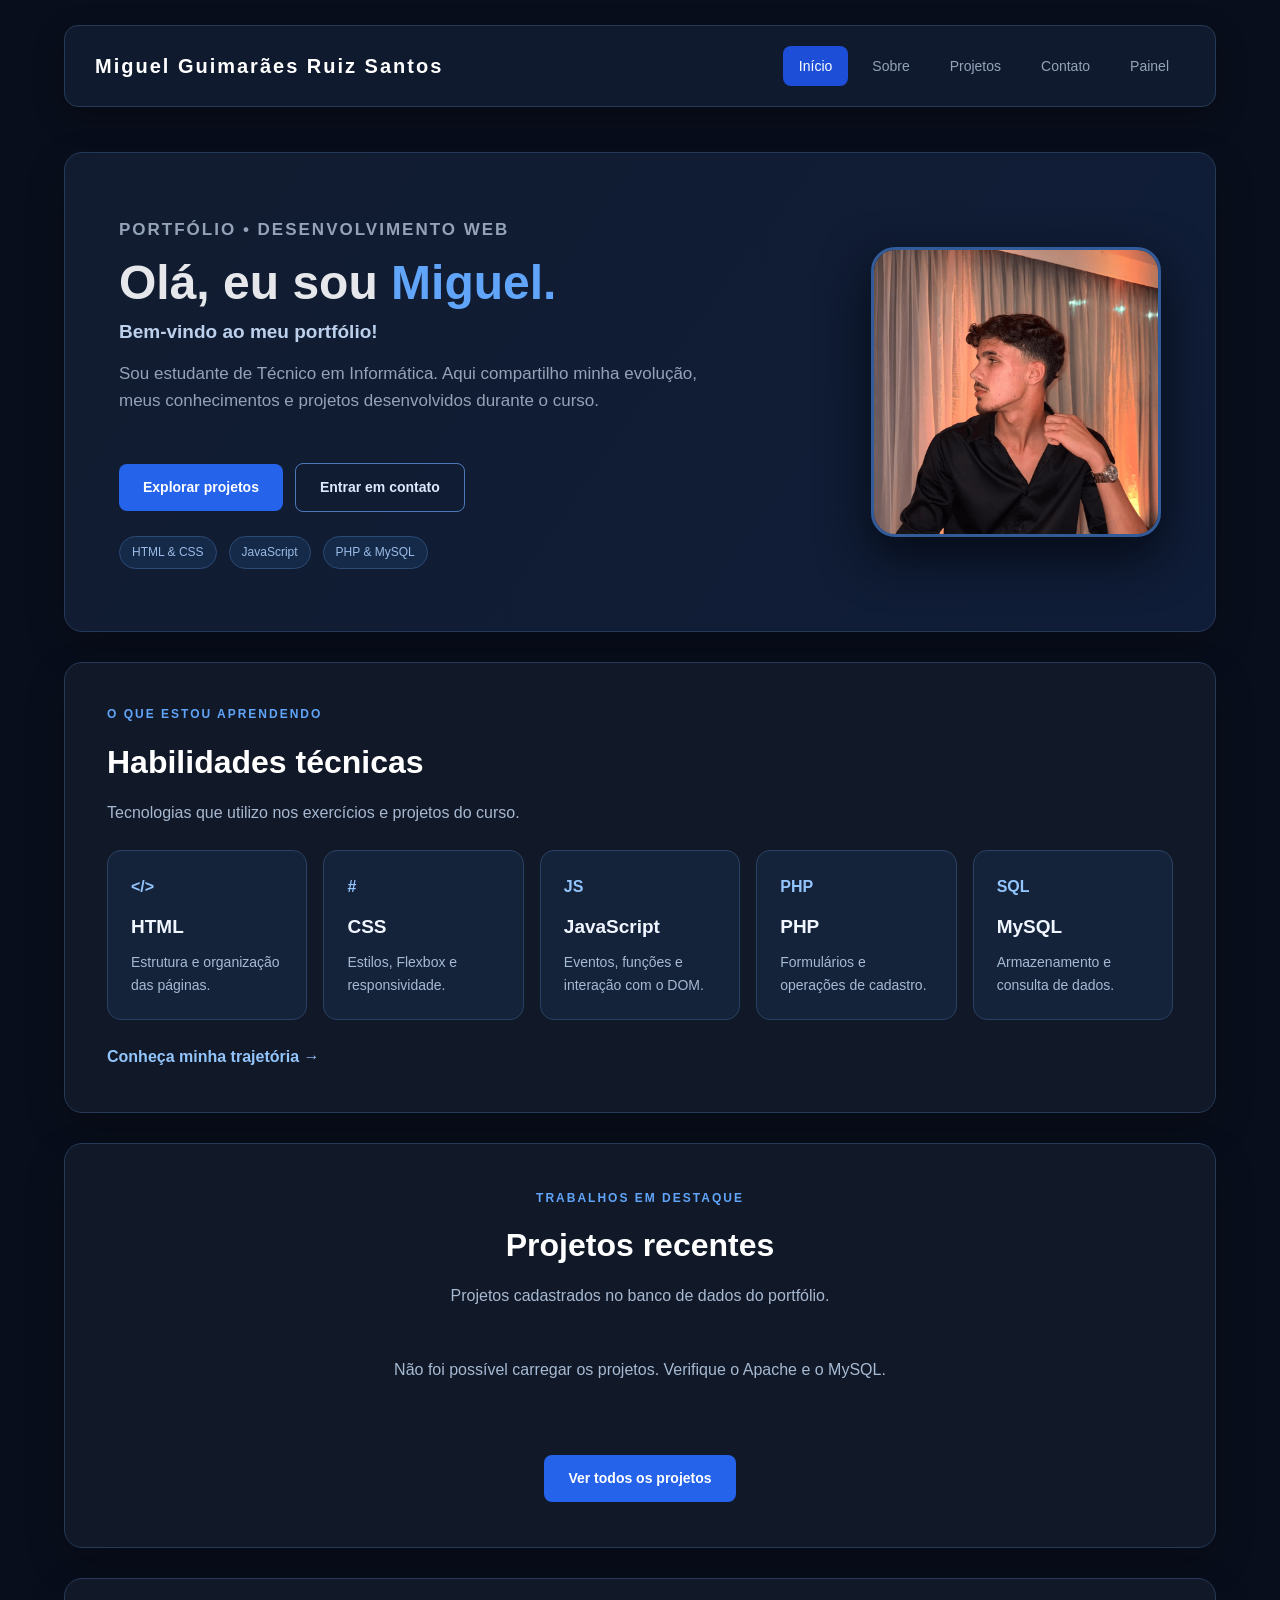
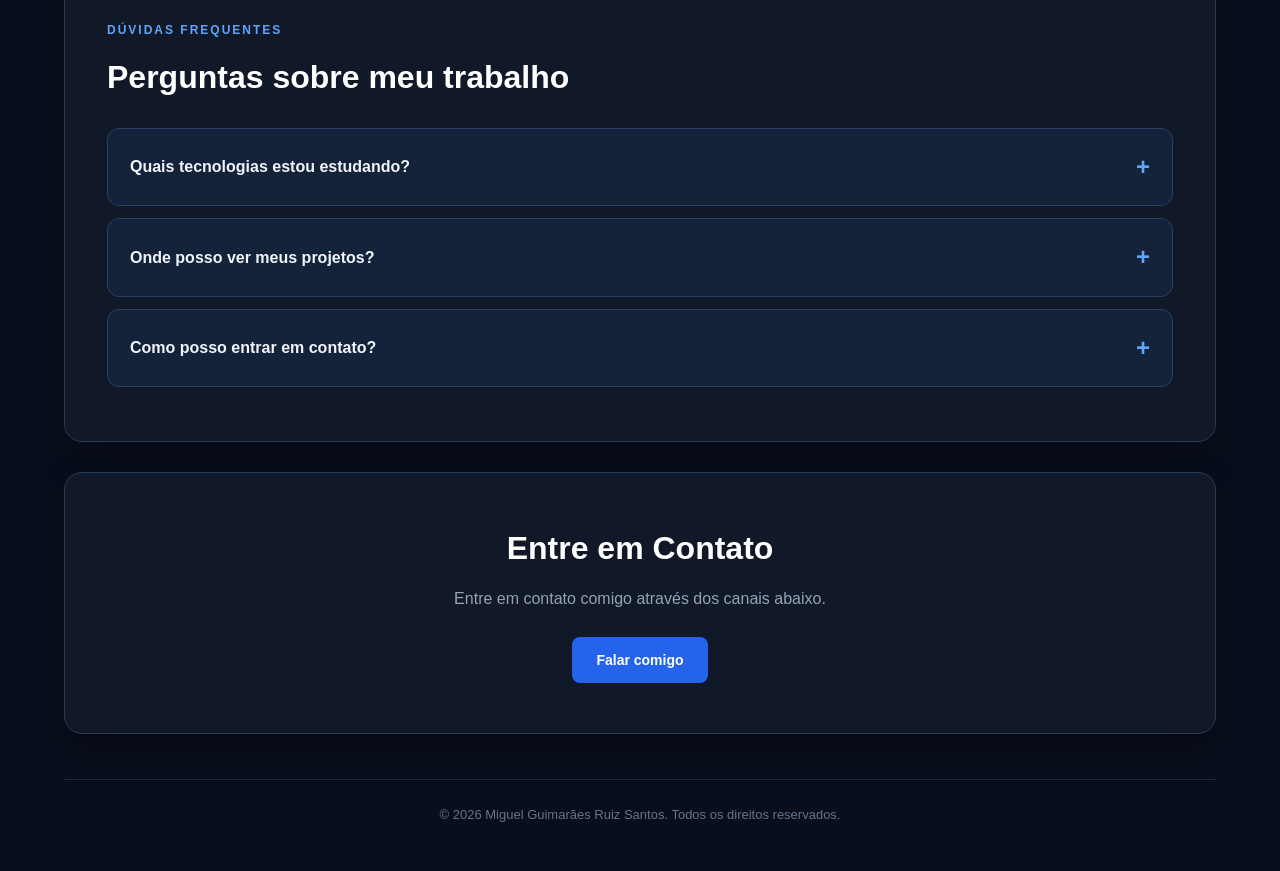
<file: index.html>
<!DOCTYPE html>
<html lang="pt-BR">
<head>
    <meta charset="UTF-8">
    <meta name="viewport" content="width=device-width, initial-scale=1.0">
    <title>Meu Portfólio</title>
    <link rel="stylesheet" href="css/style.css">
</head>

<body>

    <header>
        <div>
            <h1><a href="index.html">Miguel Guimarães Ruiz Santos</a></h1>
        </div>

        <nav>
            <a href="index.html" class="ativo" aria-current="page">Início</a>
            <a href="pages/sobre.html">Sobre</a>
            <a href="pages/projetos.html">Projetos</a>
            <a href="pages/contato.html">Contato</a>
            <a href="php/read.php">Painel</a>
        </nav>
    </header>

    <main>

        <section class="hero hero-novo">
            <div class="hero-texto">
                <p class="sobretitulo">PORTFÓLIO • DESENVOLVIMENTO WEB</p>
                <h1>Olá, eu sou <span class="destaque">Miguel.</span></h1>
                <h2 id="saudacao">Bem-vindo ao meu portfólio.</h2>
                <p>Sou estudante de Técnico em Informática. Aqui compartilho minha evolução, meus conhecimentos e projetos desenvolvidos durante o curso.</p>
                <div class="botoes-hero">
                    <a class="botao" href="pages/projetos.html">Explorar projetos</a>
                    <a class="botao botao-secundario" href="pages/contato.html">Entrar em contato</a>
                </div>
                <div class="hero-detalhes"><span>HTML & CSS</span><span>JavaScript</span><span>PHP & MySQL</span></div>
            </div>
            <img src="img/perfil.jpg" alt="Foto de Miguel" class="foto-hero">
        </section>
        <section class="secao-nova">
            <p class="sobretitulo">O QUE ESTOU APRENDENDO</p>
            <h2>Habilidades técnicas</h2>
            <p class="intro-secao">Tecnologias que utilizo nos exercícios e projetos do curso.</p>
            <div class="grade-habilidades">
                <article class="habilidade"><span class="habilidade-icone">&lt;/&gt;</span><h3>HTML</h3><p>Estrutura e organização das páginas.</p></article>
                <article class="habilidade"><span class="habilidade-icone">#</span><h3>CSS</h3><p>Estilos, Flexbox e responsividade.</p></article>
                <article class="habilidade"><span class="habilidade-icone">JS</span><h3>JavaScript</h3><p>Eventos, funções e interação com o DOM.</p></article>
                <article class="habilidade"><span class="habilidade-icone">PHP</span><h3>PHP</h3><p>Formulários e operações de cadastro.</p></article>
                <article class="habilidade"><span class="habilidade-icone">SQL</span><h3>MySQL</h3><p>Armazenamento e consulta de dados.</p></article>
            </div>
            <a class="link-destaque" href="pages/sobre.html">Conheça minha trajetória →</a>
        </section>
        <section class="projetos">
            <p class="sobretitulo">TRABALHOS EM DESTAQUE</p>
            <h2>Projetos recentes</h2>
            <p class="intro-secao">Projetos cadastrados no banco de dados do portfólio.</p>

            <div class="lista-projetos" id="projetos-destaque">
            <p class="vazio" id="status-projetos">Carregando projetos...</p>
            </div>
            <a class="botao" href="pages/projetos.html">Ver todos os projetos</a>
        </section>

        <section class="secao-nova faq">
            <p class="sobretitulo">DÚVIDAS FREQUENTES</p>
            <h2>Perguntas sobre meu trabalho</h2>
            <div class="perguntas">
                <article class="pergunta"><button type="button" class="pergunta-botao">Quais tecnologias estou estudando? <span>+</span></button><p class="resposta">HTML, CSS, JavaScript, PHP e MySQL, com atividades práticas durante o curso técnico.</p></article>
                <article class="pergunta"><button type="button" class="pergunta-botao">Onde posso ver meus projetos? <span>+</span></button><p class="resposta">Na página Projetos, que apresenta os trabalhos cadastrados no banco de dados.</p></article>
                <article class="pergunta"><button type="button" class="pergunta-botao">Como posso entrar em contato? <span>+</span></button><p class="resposta">Use o formulário da página Contato para enviar sua mensagem.</p></article>
            </div>
        </section>
        <section class="contato chamada-contato">
            <h2>Entre em Contato</h2>

            <p>Entre em contato comigo através dos canais abaixo.</p>

            <a class="botao" href="pages/contato.html">Falar comigo</a>
        </section>

    </main>

    <footer>
        <p>&copy; 2026 Miguel Guimarães Ruiz Santos. Todos os direitos reservados.</p>
    </footer>

<script src="js/script.js"></script>

</body>
</html>
</file>
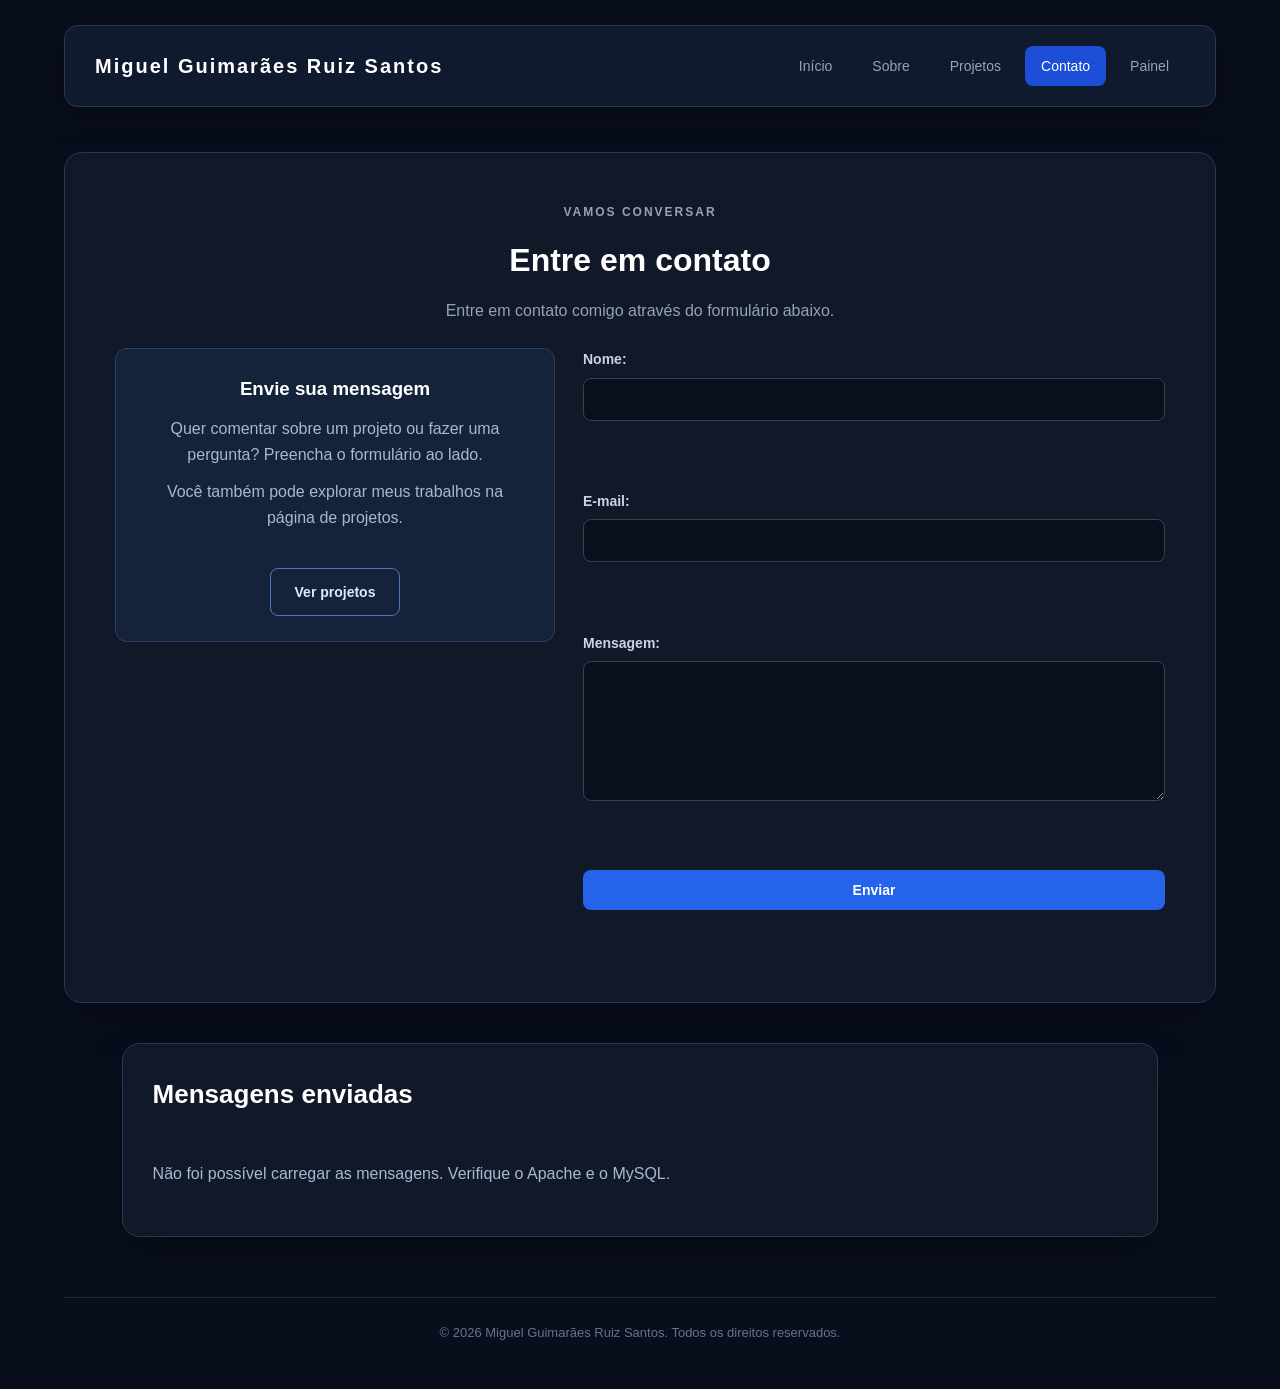
<file: pages/contato.html>
<!DOCTYPE html>
<html lang="pt-BR">
<head>
    <meta charset="UTF-8">
    <meta name="viewport" content="width=device-width, initial-scale=1.0">
    <title>Contato - Meu Portfólio</title>
    <link rel="stylesheet" href="../css/style.css">
</head>

<body>

    <header>
        <h1><a href="../index.html">Miguel Guimarães Ruiz Santos</a></h1>

        <nav>
            <a href="../index.html">Início</a>
            <a href="sobre.html">Sobre</a>
            <a href="projetos.html">Projetos</a>
            <a href="contato.html" class="ativo" aria-current="page">Contato</a>
            <a href="../php/read.php">Painel</a>
        </nav>
    </header>

   <main>

    <section class="contato">

        <p class="sobretitulo">VAMOS CONVERSAR</p>
        <h2>Entre em contato</h2>

        <p>
            Entre em contato comigo através do formulário abaixo.
        </p>

        <div class="contato-layout"><div class="contato-informacoes"><h3>Envie sua mensagem</h3><p>Quer comentar sobre um projeto ou fazer uma pergunta? Preencha o formulário ao lado.</p><p>Você também pode explorar meus trabalhos na página de projetos.</p><a class="botao botao-secundario" href="projetos.html">Ver projetos</a></div>
        <form id="form-contato" method="POST" action="../php/create.php">
            <input type="hidden" name="tabela" value="mensagens">
            

            <label for="nome">Nome: </label>
            <input type="text" id="nome" name="nome" required>

            <br><br>

            <label for="email">E-mail:</label>
            <input type="email" id="email" name="email" required>

            <br><br>

            <label for="mensagem">Mensagem:</label>
            <textarea id="mensagem" name="texto" required></textarea>

            <br><br>

            <button type="submit">Enviar</button>

        </form></div>

        <p id="status" class="status" role="status"></p>

    </section>

    <section class="mensagens-enviadas">

        <h2 id="titulo-mensagens">Mensagens enviadas</h2>
        <ul id="lista-mensagens"></ul>
        <p class="vazio" id="status-mensagens">Carregando mensagens...</p>

    </section>

</main>

    <footer>
        <p>&copy; 2026 Miguel Guimarães Ruiz Santos. Todos os direitos reservados.</p>
    </footer>

<script src="../js/script.js"></script>


</body>
</html>
</file>
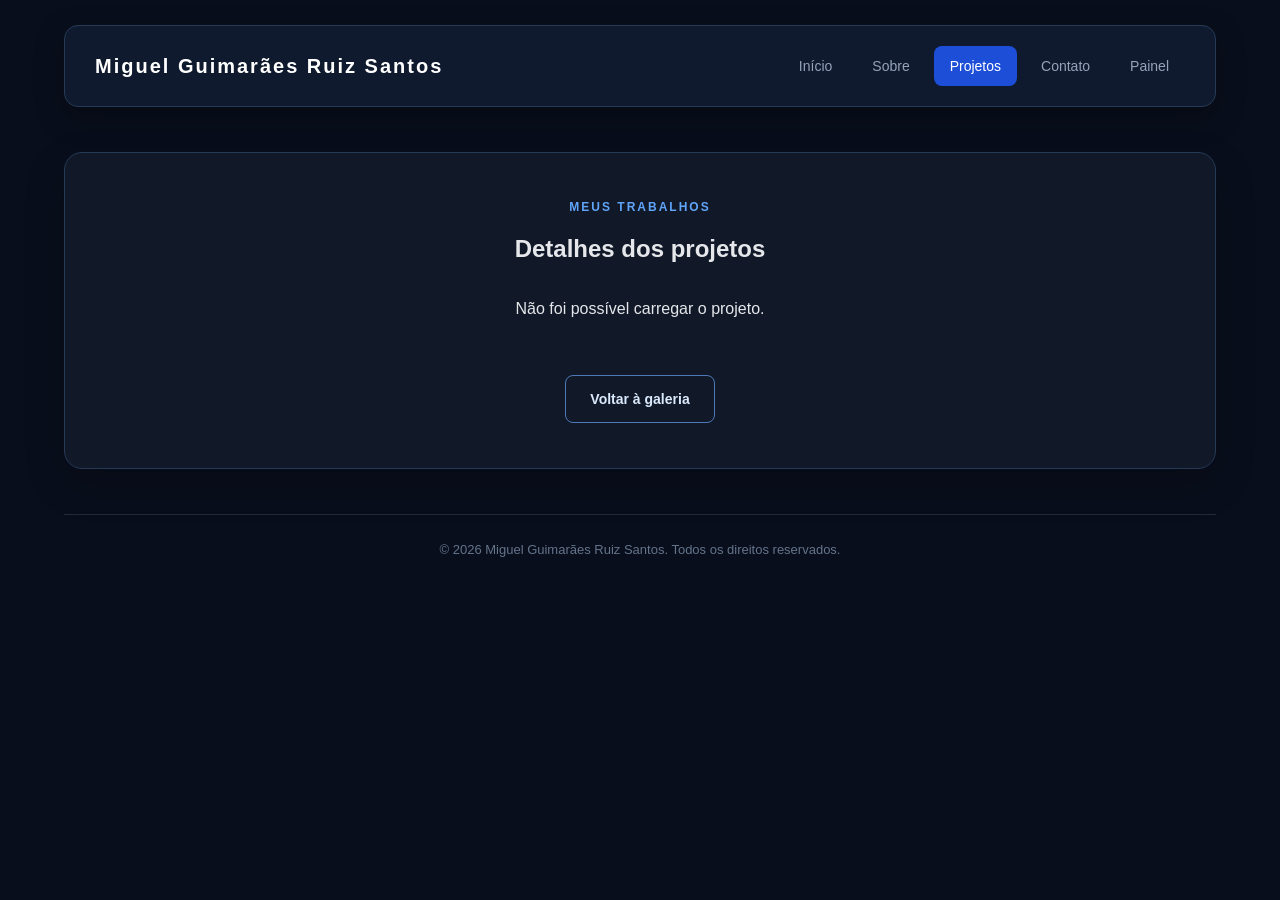
<file: pages/detalhes.html>
<!DOCTYPE html>
<html lang="pt-BR">
<head><meta charset="UTF-8"><meta name="viewport" content="width=device-width, initial-scale=1.0"><title>Detalhes dos projetos - Portfólio</title><link rel="stylesheet" href="../css/style.css"></head>
<body>
<header><h1><a href="../index.html">Miguel Guimarães Ruiz Santos</a></h1><nav><a href="../index.html">Início</a><a href="sobre.html">Sobre</a><a href="projetos.html" class="ativo">Projetos</a><a href="contato.html">Contato</a><a href="../php/read.php">Painel</a></nav></header>
<main><section class="projetos"><p class="sobretitulo">MEUS TRABALHOS</p><h1>Detalhes dos projetos</h1><div id="detalhe-projeto" class="detalhe-projeto"></div><p><a class="botao botao-secundario" href="projetos.html">Voltar à galeria</a></p></section></main>
<footer><p>&copy; 2026 Miguel Guimarães Ruiz Santos. Todos os direitos reservados.</p></footer>
<script src="../js/script.js"></script>
</body></html>
</file>
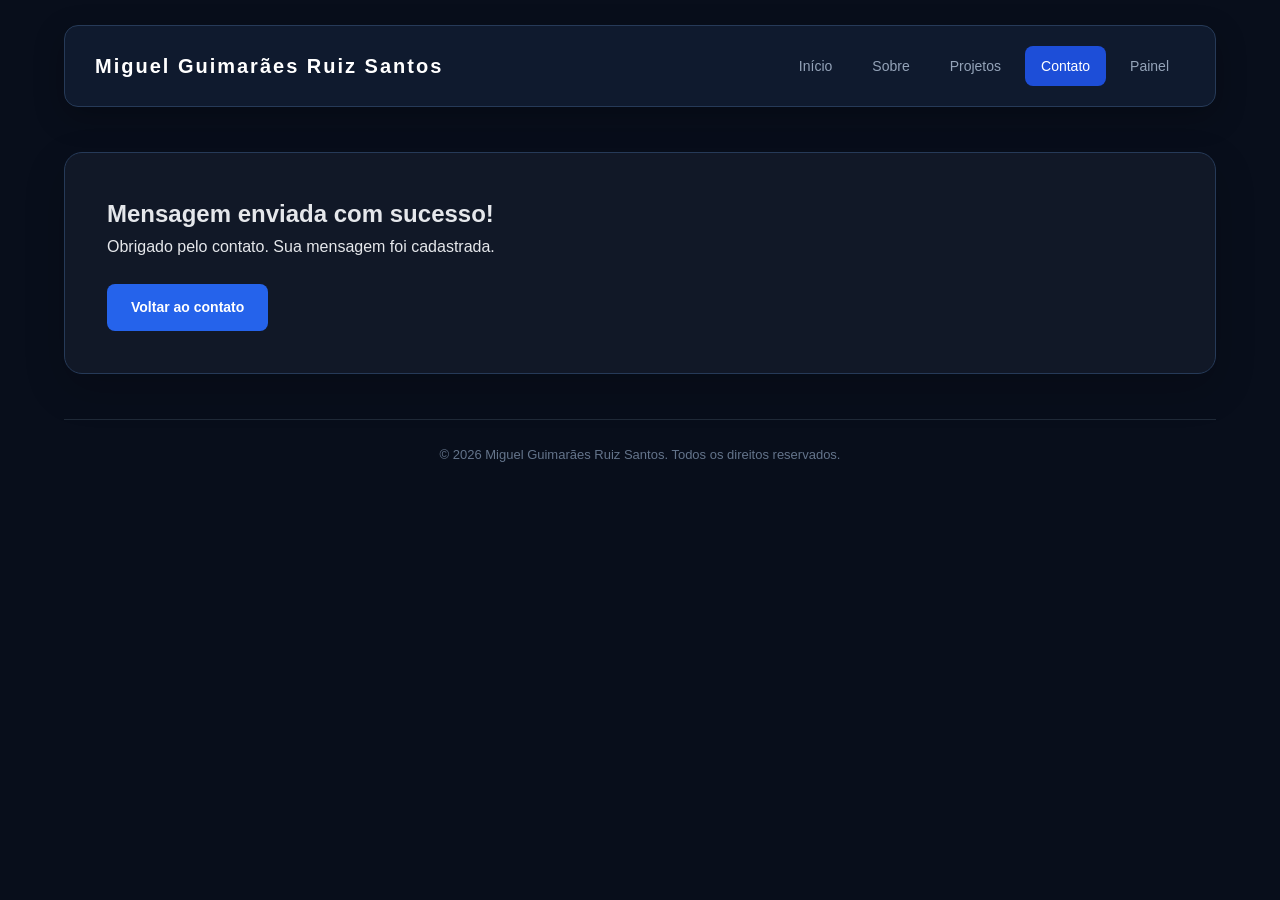
<file: pages/mensagem-enviada.html>
<!DOCTYPE html>
<html lang="pt-BR">
<head>
    <meta charset="UTF-8">
    <meta name="viewport" content="width=device-width, initial-scale=1.0">
    <title>Mensagem enviada - Meu Portfólio</title>
    <link rel="stylesheet" href="../css/style.css">
</head>

<body>

    <header>
        <h1><a href="../index.html">Miguel Guimarães Ruiz Santos</a></h1>

        <nav>
            <a href="../index.html">Início</a>
            <a href="sobre.html">Sobre</a>
            <a href="projetos.html">Projetos</a>
            <a href="contato.html" class="ativo" aria-current="page">Contato</a>
            <a href="../php/read.php">Painel</a>
        </nav>
    </header>

   <main><section class="secao-nova"><h1>Mensagem enviada com sucesso!</h1><p>Obrigado pelo contato. Sua mensagem foi cadastrada.</p><a class="botao" href="contato.html">Voltar ao contato</a></section></main>
<footer>
        <p>&copy; 2026 Miguel Guimarães Ruiz Santos. Todos os direitos reservados.</p>
    </footer>

<script src="../js/script.js"></script>


</body>
</html>
</file>
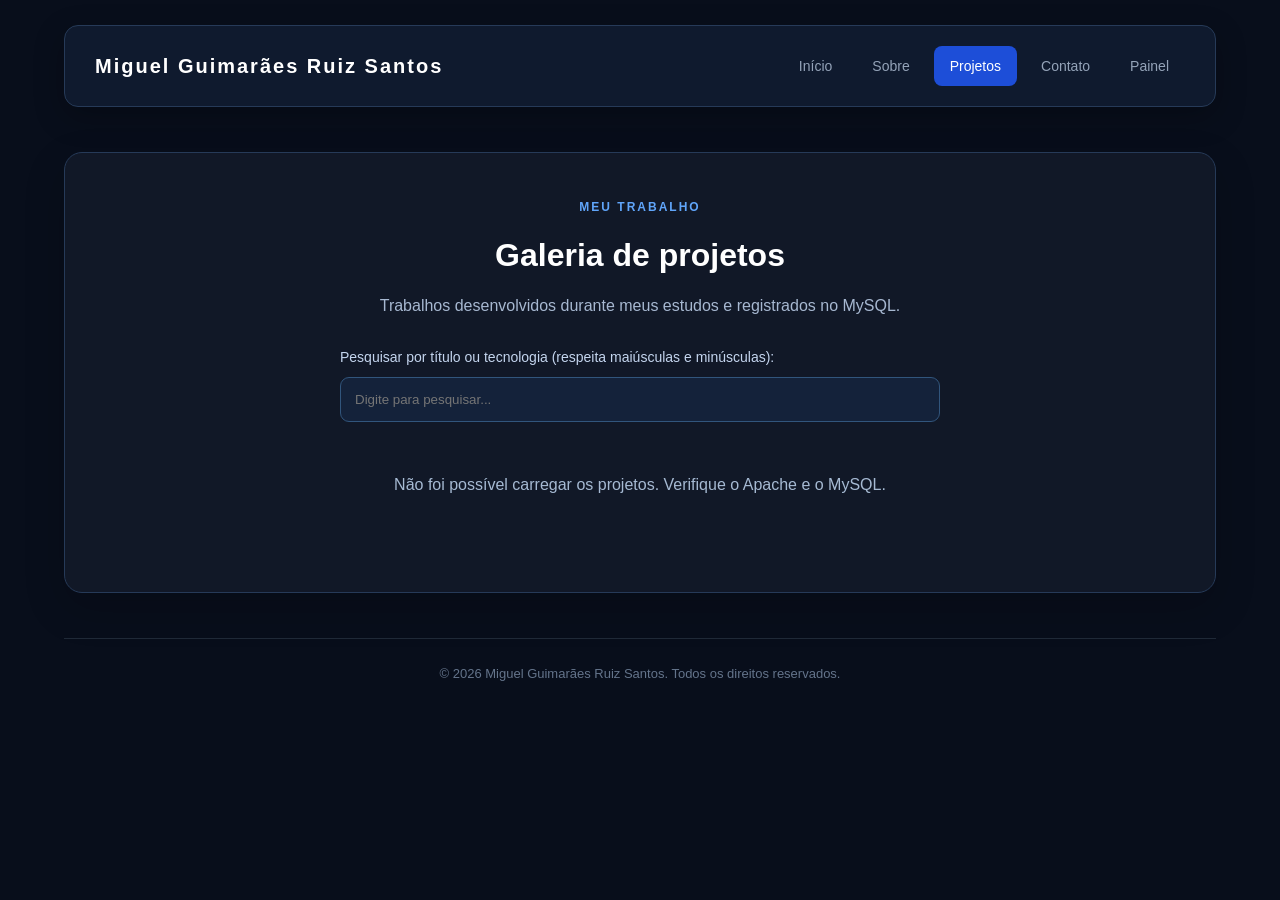
<file: pages/projetos.html>
<!DOCTYPE html>
<html lang="pt-BR">
<head>
    <meta charset="UTF-8">
    <meta name="viewport" content="width=device-width, initial-scale=1.0">
    <title>Projetos - Meu Portfólio</title>
    <link rel="stylesheet" href="../css/style.css">
</head>

<body>

    <header>
        <h1><a href="../index.html">Miguel Guimarães Ruiz Santos</a></h1>

        <nav>
            <a href="../index.html">Início</a>
            <a href="sobre.html">Sobre</a>
            <a href="projetos.html" class="ativo" aria-current="page">Projetos</a>
            <a href="contato.html">Contato</a>
            <a href="../php/read.php">Painel</a>
        </nav>
    </header>

    <main>

        <section class="projetos">

            <p class="sobretitulo">MEU TRABALHO</p>
            <h2>Galeria de projetos</h2>
            <p class="intro-secao">Trabalhos desenvolvidos durante meus estudos e registrados no MySQL.</p>

            <div class="pesquisa-area">
            <label for="pesquisa-projetos">Pesquisar por título ou tecnologia (respeita maiúsculas e minúsculas):</label>
            <input type="text" id="pesquisa-projetos" placeholder="Digite para pesquisar...">
            </div>
            <div class="lista-projetos" id="galeria-projetos">
            <p class="vazio" id="status-projetos">Carregando projetos...</p>
            </div>

        </section>

    </main>

    <footer>
        <p>&copy; 2026 Miguel Guimarães Ruiz Santos. Todos os direitos reservados.</p>
    </footer>

<script src="../js/script.js"></script>

</body>
</html>
</file>
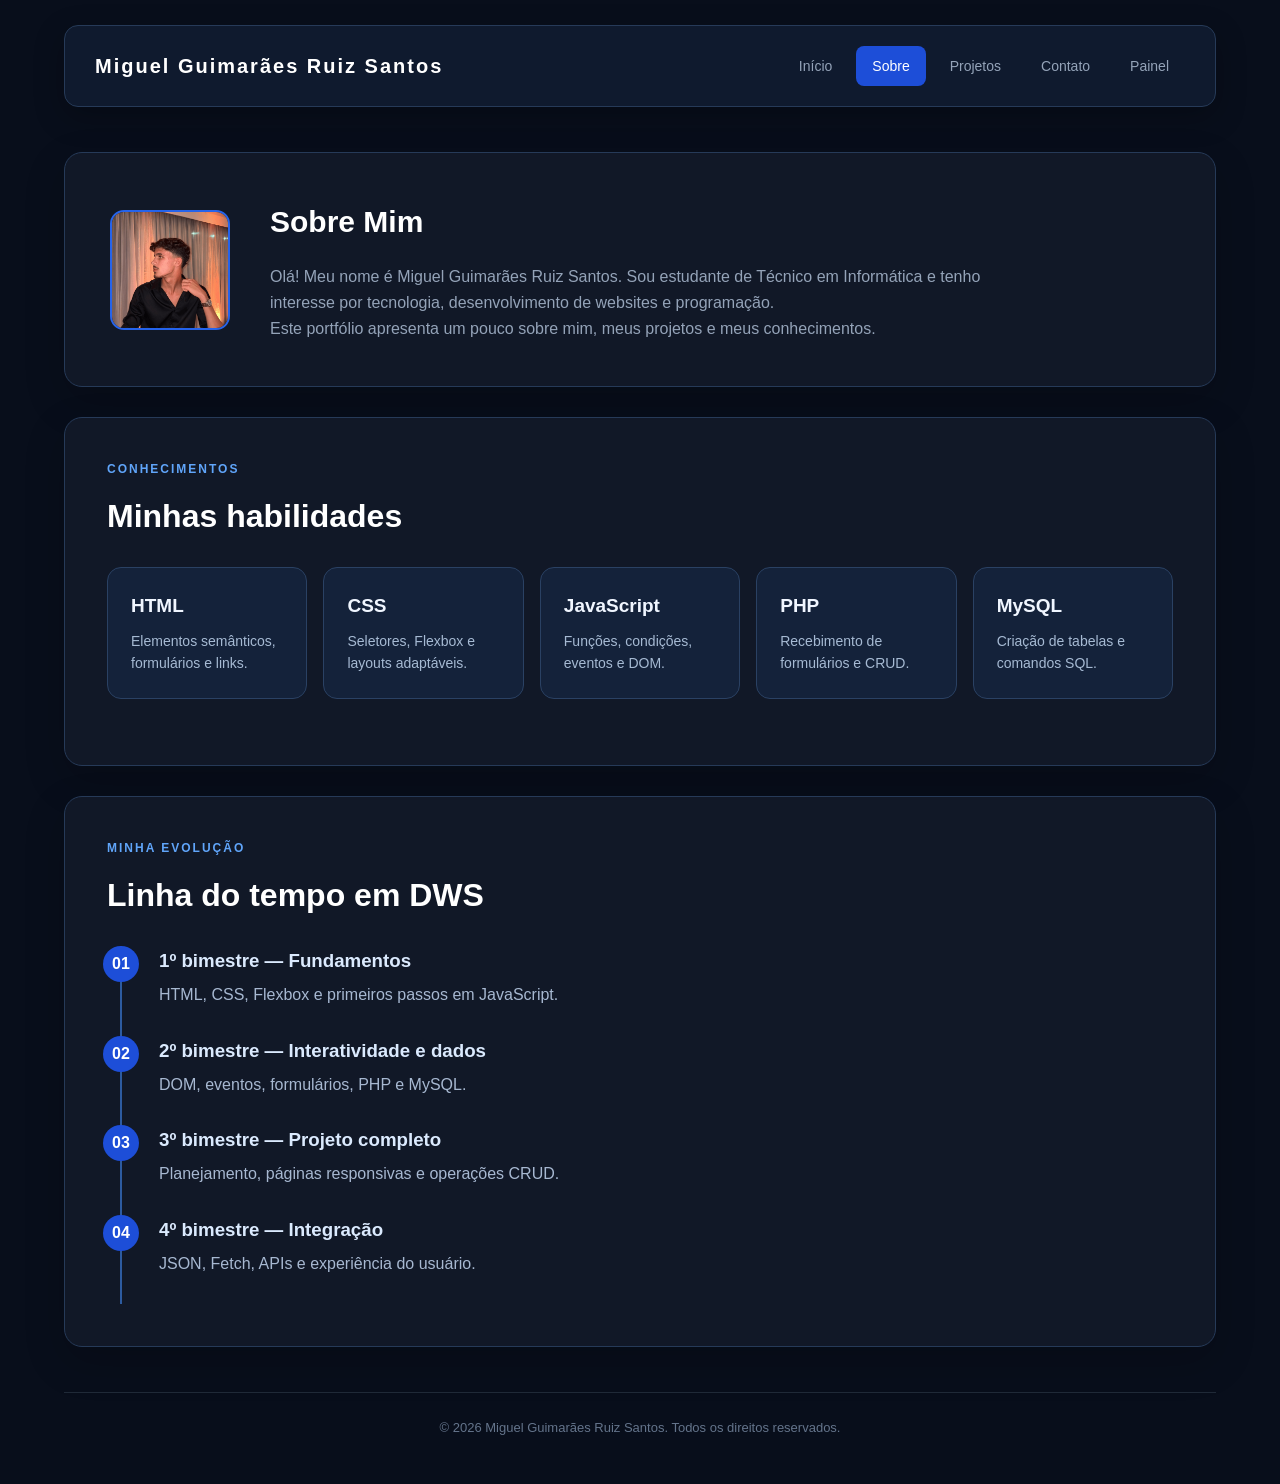
<file: pages/sobre.html>
<!DOCTYPE html>
<html lang="pt-BR">
<head>
    <meta charset="UTF-8">
    <meta name="viewport" content="width=device-width, initial-scale=1.0">
    <title>Sobre - Meu Portfólio</title>
    <link rel="stylesheet" href="../css/style.css">
</head>

<body>

    <header>
        <h1><a href="../index.html">Miguel Guimarães Ruiz Santos</a></h1>

        <nav>
            <a href="../index.html">Início</a>
            <a href="sobre.html" class="ativo" aria-current="page">Sobre</a>
            <a href="projetos.html">Projetos</a>
            <a href="contato.html">Contato</a>
            <a href="../php/read.php">Painel</a>
        </nav>
    </header>

  <main>

    <section class="sobre">

        <img src="../img/perfil.jpg" alt="Foto de perfil">

        <div>
            <h2>Sobre Mim</h2>

            <p>
                Olá! Meu nome é Miguel Guimarães Ruiz Santos. Sou estudante de Técnico em
                Informática e tenho interesse por tecnologia,
                desenvolvimento de websites e programação.
            </p>

            <p>
                Este portfólio apresenta um pouco sobre mim,
                meus projetos e meus conhecimentos.
            </p>
        </div>

    </section>

    <section class="secao-nova">
        <p class="sobretitulo">CONHECIMENTOS</p><h2>Minhas habilidades</h2>
        <div class="grade-habilidades">
            <article class="habilidade"><h3>HTML</h3><p>Elementos semânticos, formulários e links.</p></article>
            <article class="habilidade"><h3>CSS</h3><p>Seletores, Flexbox e layouts adaptáveis.</p></article>
            <article class="habilidade"><h3>JavaScript</h3><p>Funções, condições, eventos e DOM.</p></article>
            <article class="habilidade"><h3>PHP</h3><p>Recebimento de formulários e CRUD.</p></article>
            <article class="habilidade"><h3>MySQL</h3><p>Criação de tabelas e comandos SQL.</p></article>
        </div>
    </section>
    <section class="secao-nova">
        <p class="sobretitulo">MINHA EVOLUÇÃO</p><h2>Linha do tempo em DWS</h2>
        <div class="linha-tempo">
            <article class="etapa"><span>01</span><div><h3>1º bimestre — Fundamentos</h3><p>HTML, CSS, Flexbox e primeiros passos em JavaScript.</p></div></article>
            <article class="etapa"><span>02</span><div><h3>2º bimestre — Interatividade e dados</h3><p>DOM, eventos, formulários, PHP e MySQL.</p></div></article>
            <article class="etapa"><span>03</span><div><h3>3º bimestre — Projeto completo</h3><p>Planejamento, páginas responsivas e operações CRUD.</p></div></article>
            <article class="etapa"><span>04</span><div><h3>4º bimestre — Integração</h3><p>JSON, Fetch, APIs e experiência do usuário.</p></div></article>
        </div>
    </section>

</main>

    <footer>
        <p>&copy; 2026 Miguel Guimarães Ruiz Santos. Todos os direitos reservados.</p>
    </footer>

<script src="../js/script.js"></script>

</body>
</html>
</file>
<file: css/style.css>
/* =========================================
   1. CONFIGURAÇÕES GERAIS
========================================= */

:root {
    --azul: #3b82f6;
    --fundo-card: #111c30;
    --borda: #263a58;
}

* {
    margin: 0;
    padding: 0;
    box-sizing: border-box;
}

html {
    scroll-behavior: smooth;
}

body {
    font-family: "Segoe UI", Arial, sans-serif;
    background: #080e1b;
    color: #e5e7eb;
    line-height: 1.6;
}

a {
    text-decoration: none;
    color: inherit;
}

img {
    display: block;
    max-width: 100%;
}

button, input, textarea {
    font-family: inherit;
}

/* =========================================
   2. CABEÇALHO E MENU
========================================= */

header {
    width: 90%;
    max-width: 1200px;
    margin: 25px auto;
    padding: 20px 30px;
    display: flex;
    justify-content: space-between;
    align-items: center;
    gap: 20px;
    background: #0f1a2e;
    border: 1px solid var(--borda);
    border-radius: 14px;
    box-shadow: 0 10px 30px rgba(0, 0, 0, 0.25);
}

header h1 {
    font-size: 20px;
    font-weight: 700;
    letter-spacing: 2px;
    color: #ffffff;
}

header h1 a {
    color: inherit;
}

nav {
    display: flex;
    flex-wrap: wrap;
    gap: 8px;
}

nav a {
    padding: 9px 16px;
    color: #94a3b8;
    font-size: 14px;
    font-weight: 500;
    border-radius: 8px;
    transition: 0.3s;
}

nav a:hover {
    color: #ffffff;
    background: #1e293b;
}

nav a.ativo {
    color: #ffffff;
    background: #1d4ed8;
}

/* =========================================
   3. CONTEÚDO E SEÇÕES
========================================= */

main {
    width: 90%;
    max-width: 1200px;
    margin: 45px auto;
}

section {
    margin-bottom: 30px;
    background: #111827;
    border: 1px solid var(--borda);
    border-radius: 18px;
    box-shadow: 0 15px 40px rgba(0, 0, 0, 0.18);
}

section h2 {
    color: #ffffff;
    font-size: 30px;
    margin-bottom: 18px;
}

section h3 {
    color: #ffffff;
}

.secao-nova {
    padding: 42px;
}

.secao-nova h2,
.projetos h2,
.contato h2 {
    font-size: 32px;
    margin-bottom: 12px;
}

.sobretitulo {
    color: #60a5fa;
    font-size: 12px;
    font-weight: 700;
    letter-spacing: 2px;
    margin-bottom: 12px;
}

.intro-secao {
    color: #a7b8d1;
    margin: 8px 0 25px;
}

.destaque {
    color: #60a5fa;
}

.vazio {
    margin: 20px 0;
    color: #a6bad3;
}

.oculto {
    display: none !important;
}

/* =========================================
   4. APRESENTAÇÃO INICIAL
========================================= */

.hero {
    min-height: 480px;
    padding: 65px;
    display: flex;
    align-items: center;
    gap: 70px;
    background: #111827;
}

.hero div {
    flex: 1;
}

.hero img {
    width: 42%;
    height: 350px;
    object-fit: cover;
    border-radius: 16px;
    border: 1px solid #334155;
    box-shadow: 0 20px 50px rgba(0, 0, 0, 0.4);
    transition: transform 0.5s;
}

.hero img:hover {
    transform: scale(1.02);
}

.hero h2 {
    font-size: 55px;
    line-height: 1.05;
    color: #ffffff;
    margin-bottom: 20px;
}

.hero p {
    max-width: 520px;
    color: #94a3b8;
    font-size: 17px;
}

.hero-novo {
    display: flex;
    justify-content: space-between;
    align-items: center;
    gap: 40px;
    padding: 54px;
    background: linear-gradient(125deg, #111c30, #101d38);
}

.hero-novo .hero-texto {
    flex: 1;
}

.hero-novo h1 {
    font-size: 48px;
    line-height: 1.15;
    margin-bottom: 12px;
}

.hero-novo h2 {
    font-size: 19px;
    color: #bcd0ec;
    margin-bottom: 18px;
}

.hero-novo p {
    max-width: 610px;
}

.hero-novo .foto-hero {
    width: 290px;
    height: 290px;
    object-fit: cover;
    border-radius: 24px;
    border: 3px solid #315b99;
    box-shadow: 0 20px 50px #050b16;
}

.botoes-hero,
.hero-detalhes {
    display: flex;
    flex-wrap: wrap;
    align-items: center;
    gap: 12px;
    margin-top: 24px;
}

.hero-detalhes span {
    color: #9bbbe7;
    background: #152a48;
    border: 1px solid #2b4a75;
    border-radius: 30px;
    padding: 6px 12px;
    font-size: 12px;
}

/* =========================================
   5. BOTÕES
========================================= */

.botao {
    display: inline-block;
    margin-top: 25px;
    padding: 12px 24px;
    background: #2563eb;
    color: #ffffff;
    border-radius: 8px;
    font-size: 14px;
    font-weight: 600;
    transition: 0.3s;
}

.botao:hover {
    background: #3b82f6;
    transform: translateY(-3px);
    box-shadow: 0 10px 25px rgba(37, 99, 235, 0.3);
}

.botao-secundario {
    background: transparent;
    border: 1px solid #4e79b8;
    color: #dbeafe;
}

.botao-secundario:hover {
    background: #1d3557;
}

/* =========================================
   6. SOBRE MIM
========================================= */

.sobre {
    padding: 45px;
    display: flex;
    align-items: center;
    gap: 40px;
}

.sobre img {
    width: 120px;
    height: 120px;
    flex-shrink: 0;
    object-fit: cover;
    border-radius: 14px;
    border: 2px solid #2563eb;
}

.sobre p {
    max-width: 750px;
    color: #94a3b8;
    font-size: 16px;
}

/* =========================================
   7. HABILIDADES TÉCNICAS
========================================= */

.grade-habilidades {
    display: flex;
    flex-wrap: wrap;
    gap: 16px;
    margin: 24px 0;
}

.habilidade {
    flex: 1 1 175px;
    padding: 23px;
    border: 1px solid #2a4163;
    background: #14223a;
    border-radius: 14px;
    transition: 0.3s;
}

.habilidade:hover {
    transform: translateY(-4px);
    border-color: #3b82f6;
}

.habilidade h3 {
    font-size: 19px;
    margin-bottom: 9px;
    color: #f0f6ff;
}

.habilidade p {
    color: #a6bad3;
    font-size: 14px;
}

.habilidade-icone {
    display: inline-block;
    color: #93c5fd;
    font-weight: bold;
    margin-bottom: 12px;
}

.link-destaque {
    color: #93c5fd;
    font-weight: bold;
}

/* =========================================
   8. GALERIA E CARDS DE PROJETOS
========================================= */

.projetos {
    padding: 45px;
    text-align: center;
}

.lista-projetos,
#projetos-destaque,
#galeria-projetos {
    display: flex;
    flex-wrap: wrap;
    justify-content: center;
    align-items: stretch;
    gap: 20px;
    width: 100%;
    margin: 28px auto;
}

.projeto {
    flex: 0 1 340px;
    width: 100%;
    max-width: 380px;
    min-width: 0;
    padding: 24px;
    display: flex;
    flex-direction: column;
    background: #14223a;
    border: 1px solid #2a4163;
    border-radius: 14px;
    text-align: left;
    overflow: hidden;
    transition: 0.3s;
}

.projeto:hover {
    transform: translateY(-5px);
    border-color: #2563eb;
    box-shadow: 0 15px 35px rgba(0, 0, 0, 0.35);
}

.projeto img {
    width: 100%;
    height: 180px;
    object-fit: cover;
    border-radius: 8px;
    margin-bottom: 16px;
}

.projeto h3 {
    font-size: 19px;
    margin-bottom: 8px;
    overflow-wrap: anywhere;
}

.projeto p {
    margin-bottom: 12px;
    color: #94a3b8;
    font-size: 14px;
    line-height: 1.55;
    overflow-wrap: anywhere;
}

.numero-projeto {
    color: #60a5fa;
    font-size: 11px;
    letter-spacing: 1.8px;
    font-weight: bold;
    margin-bottom: 10px;
}

.projeto-tec {
    display: block;
    margin: 10px 0 15px;
    color: #94a3b8;
}

.projeto-tags {
    display: flex;
    flex-wrap: wrap;
    gap: 8px;
    margin-bottom: 22px;
}

.projeto-tags .tag {
    padding: 4px 11px;
    background: #172554;
    color: #93c5fd;
    border: 1px solid #1e3a8a;
    border-radius: 30px;
    font-size: 12px;
    font-weight: 600;
}

.acoes-projeto {
    display: flex;
    flex-wrap: wrap;
    align-items: center;
    gap: 10px;
    margin-top: auto;
    padding-top: 14px;
}

.acoes-projeto .botao {
    margin-top: 0;
}

.projeto > .botao {
    align-self: flex-start;
    margin-top: auto;
}

.projetos .status:empty {
    display: none;
}

/* =========================================
   9. PESQUISA DE PROJETOS
========================================= */

.pesquisa-area {
    width: 100%;
    max-width: 520px;
    margin: 24px auto 8px;
    text-align: left;
}

.pesquisa-area label {
    display: block;
    margin-bottom: 8px;
    color: #c4d5ee;
    font-size: 14px;
}

#pesquisa-projetos {
    display: block;
    width: 100%;
    max-width: 520px;
    padding: 12px;
    margin: 12px auto 24px;
    border: 1px solid #31557c;
    border-radius: 8px;
    background: #14223a;
    color: #ffffff;
}

.pesquisa-area #pesquisa-projetos {
    margin: 0;
}

/* =========================================
   10. DETALHES DOS PROJETOS
========================================= */

.detalhe-projeto {
    background: #14223a;
    border: 1px solid #2a4163;
    border-radius: 14px;
    padding: 28px;
    margin: 24px 0;
}

.detalhe-projeto h2 {
    color: #ffffff;
    margin-bottom: 16px;
    overflow-wrap: anywhere;
}

.detalhe-projeto p {
    margin: 14px 0;
    overflow-wrap: anywhere;
}

#detalhe-projeto {
    display: flex;
    flex-wrap: wrap;
    justify-content: center;
    gap: 20px;
    padding: 0;
    margin: 28px auto;
    border: none;
    background: transparent;
}

#detalhe-projeto .projeto {
    flex: 0 1 520px;
    width: 100%;
    max-width: 580px;
    min-width: 0;
    padding: 26px;
}

#detalhe-projeto .projeto h2 {
    font-size: 23px;
    line-height: 1.3;
    margin-bottom: 18px;
}

#detalhe-projeto .projeto h3 {
    font-size: 16px;
    margin: 16px 0 6px;
}

#detalhe-projeto .projeto p {
    margin: 8px 0;
    color: #a7b8d1;
}

#detalhe-projeto .projeto .botao {
    margin-top: 12px;
}

#detalhe-projeto .conteudo-detalhe {
    padding: 16px 0 0;
}

/* =========================================
   11. LINHA DO TEMPO
========================================= */

.linha-tempo {
    border-left: 2px solid #2d5ba0;
    margin: 25px 0 0 13px;
}

.etapa {
    display: flex;
    gap: 20px;
    padding: 0 0 28px 20px;
}

.etapa span {
    display: flex;
    align-items: center;
    justify-content: center;
    flex-shrink: 0;
    width: 36px;
    height: 36px;
    border-radius: 50%;
    background: #1d4ed8;
    color: #ffffff;
    font-weight: bold;
    margin-left: -39px;
}

.etapa h3 {
    color: #dbeafe;
    margin-bottom: 6px;
}

.etapa p {
    color: #a7b8d1;
}

/* =========================================
   12. PERGUNTAS INTERATIVAS
========================================= */

.perguntas {
    margin-top: 25px;
}

.pergunta {
    border: 1px solid #2a4163;
    background: #14223a;
    border-radius: 12px;
    margin-bottom: 12px;
    overflow: hidden;
}

.pergunta-botao {
    width: 100%;
    display: flex;
    align-items: center;
    justify-content: space-between;
    text-align: left;
    gap: 20px;
    padding: 19px 22px;
    color: #f1f5f9;
    background: transparent;
    border: none;
    cursor: pointer;
    font: inherit;
    font-weight: bold;
}

.pergunta-botao span {
    font-size: 24px;
    color: #60a5fa;
}

.resposta {
    display: none;
    padding: 0 22px 20px;
    color: #a7b8d1;
}

.resposta.visivel {
    display: block;
}

/* =========================================
   13. CONTATO
========================================= */

.contato {
    padding: 50px;
    text-align: center;
}

.contato p {
    color: #94a3b8;
}

.chamada-contato {
    text-align: center;
}

.contato-layout {
    display: flex;
    gap: 28px;
    align-items: flex-start;
    margin-top: 25px;
}

.contato-informacoes {
    flex: 1;
    padding: 25px;
    border: 1px solid #2a4163;
    border-radius: 12px;
    background: #14223a;
}

.contato-informacoes p {
    margin: 12px 0;
    color: #a7b8d1;
}

.contato-layout form {
    flex: 1.5;
    margin: 0;
}

/* =========================================
   14. FORMULÁRIOS
========================================= */

form {
    width: 100%;
    max-width: 600px;
    margin: 30px auto 0;
    display: flex;
    flex-direction: column;
    text-align: left;
}

form label {
    margin-bottom: 7px;
    color: #cbd5e1;
    font-size: 14px;
    font-weight: 600;
}

form input,
form textarea {
    width: 100%;
    padding: 13px 14px;
    margin-bottom: 18px;
    background: #0a0f1c;
    color: #ffffff;
    border: 1px solid #334155;
    border-radius: 8px;
    outline: none;
    transition: 0.25s;
}

form input:focus,
form textarea:focus {
    border-color: #2563eb;
}

form textarea {
    min-height: 140px;
    resize: vertical;
}

form button {
    padding: 12px 20px;
    background: #2563eb;
    color: #ffffff;
    border: none;
    border-radius: 8px;
    font-size: 14px;
    font-weight: 600;
    cursor: pointer;
    transition: 0.3s;
}

form button:hover {
    background: #3b82f6;
}

/* =========================================
   15. MENSAGENS ENVIADAS
========================================= */

.mensagens-enviadas {
    width: 90%;
    max-width: 1000px;
    margin: 40px auto 60px;
}

.mensagens-enviadas h2 {
    color: #ffffff;
    font-size: 28px;
    margin-bottom: 25px;
}

#lista-mensagens {
    width: 100%;
    display: flex;
    flex-direction: column;
    gap: 18px;
    padding: 0;
    list-style: none;
}

.mensagem-card {
    width: 100%;
    padding: 24px;
    background: #14223a;
    border: 1px solid #2a4163;
    border-left: 4px solid #2563eb;
    border-radius: 12px;
    color: #e2e8f0;
}

.mensagem-card strong {
    color: #ffffff;
    font-size: 16px;
}

.mensagem-card .mensagem-email {
    display: block;
    margin: 6px 0 14px;
    color: #94a3b8;
    font-size: 14px;
    overflow-wrap: anywhere;
}

.mensagem-card p {
    margin: 15px 0;
    color: #e2e8f0;
    font-size: 15px;
    line-height: 1.6;
    white-space: pre-wrap;
    overflow-wrap: anywhere;
}

.mensagem-card small {
    display: block;
    margin-top: 18px;
    color: #94a3b8;
    font-size: 13px;
}

#lista-mensagens .sem-registros {
    color: #94a3b8;
    text-align: center;
    padding: 25px;
}

/* =========================================
   16. PAINEL ADMINISTRATIVO
========================================= */

.painel {
    width: 90%;
    max-width: 1100px;
    margin: 45px auto;
}

.painel h1 {
    color: #ffffff;
    font-size: 28px;
    margin-bottom: 25px;
}

.painel .intro-secao {
    margin-bottom: 20px;
}

.resumo-painel {
    display: flex;
    flex-wrap: wrap;
    gap: 16px;
    margin: 20px 0;
}

.resumo-item {
    display: flex;
    flex-direction: column;
    flex: 1 1 190px;
    padding: 20px;
    border: 1px solid #2a4163;
    border-radius: 12px;
    background: #14223a;
}

.resumo-item strong {
    color: #60a5fa;
    font-size: 30px;
}

.resumo-item span {
    margin-top: 6px;
}

.abas {
    display: flex;
    flex-wrap: wrap;
    gap: 8px;
    margin-bottom: 25px;
}

.abas a {
    padding: 9px 18px;
    color: #94a3b8;
    background: #111827;
    border: 1px solid #1f2937;
    border-radius: 8px;
    font-size: 14px;
    font-weight: 600;
}

.abas a:hover {
    color: #ffffff;
    background: #1e293b;
}

.abas a.ativo {
    color: #ffffff;
    background: #2563eb;
    border-color: #2563eb;
}

/* =========================================
   17. TABELAS DO CRUD
========================================= */

.tabela-rolagem {
    width: 100%;
    overflow-x: auto;
    border-radius: 12px;
}

.tabela-mensagens {
    width: 100%;
    border-collapse: collapse;
    background: #111827;
    border: 1px solid #1f2937;
}

.tabela-mensagens th {
    background: #1e293b;
    color: #ffffff;
    text-align: left;
    padding: 14px 16px;
    font-size: 13px;
    text-transform: uppercase;
    letter-spacing: 1px;
}

.tabela-mensagens td {
    padding: 14px 16px;
    border-top: 1px solid #1f2937;
    color: #cbd5e1;
    font-size: 14px;
    vertical-align: top;
    overflow-wrap: anywhere;
}

.tabela-mensagens tr:hover td {
    background: #0f1729;
}

.tabela-mensagens .sem-registros {
    text-align: center;
    padding: 30px;
    color: #64748b;
}

/* =========================================
   18. BOTÕES DO CRUD
========================================= */

.acoes {
    display: flex;
    flex-wrap: wrap;
    gap: 8px;
}

.btn {
    display: inline-block;
    padding: 8px 14px;
    border-radius: 8px;
    font-size: 13px;
    font-weight: 600;
    border: none;
    cursor: pointer;
    transition: 0.25s;
}

.btn-editar {
    background: #2563eb;
    color: #ffffff;
}

.btn-editar:hover {
    background: #3b82f6;
}

.btn-excluir {
    background: #7f1d1d;
    color: #fecaca;
}

.btn-excluir:hover {
    background: #991b1b;
}

.btn-voltar {
    background: #1e293b;
    color: #94a3b8;
}

.btn-voltar:hover {
    background: #334155;
    color: #ffffff;
}

.btn-salvar {
    background: #2563eb;
    color: #ffffff;
    padding: 12px 22px;
}

.btn-salvar:hover {
    background: #3b82f6;
}

.form-inline {
    display: inline;
    width: auto;
    max-width: none;
    margin: 0;
    padding: 0;
    background: none;
    border: none;
    box-shadow: none;
}

.form-inline .btn {
    cursor: pointer;
    border: none;
    font-size: 13px;
}

/* =========================================
   19. FORMULÁRIO DE EDIÇÃO
========================================= */

.form-editar {
    width: 100%;
    max-width: 600px;
    background: #111827;
    border: 1px solid #1f2937;
    border-radius: 14px;
    padding: 35px;
    box-shadow: 0 15px 40px rgba(0, 0, 0, 0.18);
}

.form-editar label {
    display: block;
    margin-bottom: 7px;
    color: #cbd5e1;
    font-size: 14px;
    font-weight: 600;
}

.form-editar input,
.form-editar textarea {
    width: 100%;
    padding: 13px 14px;
    margin-bottom: 18px;
    background: #0a0f1c;
    color: #ffffff;
    border: 1px solid #334155;
    border-radius: 8px;
}

.form-editar textarea {
    min-height: 120px;
    resize: vertical;
}

.form-editar .acoes-form {
    display: flex;
    flex-wrap: wrap;
    gap: 10px;
    margin-top: 10px;
}

/* =========================================
   20. MENSAGENS DE STATUS
========================================= */

.status {
    min-height: 24px;
    margin-top: 18px;
    font-weight: 600;
}

.status.ok {
    color: #22c55e;
}

.status.erro {
    color: #f87171;
}

/* =========================================
   21. RODAPÉ
========================================= */

footer {
    width: 90%;
    max-width: 1200px;
    margin: 40px auto 20px;
    padding: 25px;
    text-align: center;
    border-top: 1px solid #1f2937;
    color: #64748b;
    font-size: 13px;
}

/* =========================================
   22. RESPONSIVIDADE - TABLETS
========================================= */

@media (max-width: 850px) {

    header {
        flex-direction: column;
        gap: 15px;
    }

    nav {
        justify-content: center;
    }

    .hero {
        flex-direction: column;
        padding: 40px;
        text-align: center;
    }

    .hero img {
        width: 100%;
        height: 300px;
    }

    .hero h2 {
        font-size: 42px;
    }

    .hero p {
        margin-left: auto;
        margin-right: auto;
    }

    .hero-novo {
        flex-direction: column-reverse;
        text-align: center;
        padding: 28px 20px;
    }

    .hero-novo .foto-hero {
        width: 180px;
        height: 180px;
    }

    .hero-novo h1 {
        font-size: 38px;
    }

    .botoes-hero,
    .hero-detalhes {
        justify-content: center;
    }

    .sobre {
        flex-direction: column;
        text-align: center;
    }

    .contato-layout {
        flex-direction: column;
    }

    .contato-layout form,
    .contato-informacoes {
        width: 100%;
    }

    .secao-nova {
        padding: 26px 20px;
    }
}

/* =========================================
   23. RESPONSIVIDADE - CELULARES
========================================= */

@media (max-width: 600px) {

    header {
        width: 94%;
        padding: 16px;
    }

    header h1 {
        font-size: 17px;
        text-align: center;
    }

    nav a {
        padding: 8px 10px;
        font-size: 13px;
    }

    main {
        width: 94%;
        margin: 25px auto;
    }

    .hero,
    .sobre,
    .projetos,
    .contato {
        padding: 28px 22px;
    }

    .hero-novo {
        padding: 28px 20px;
    }

    .hero-novo h1 {
        font-size: 32px;
    }

    .hero-novo h2 {
        font-size: 18px;
    }

    .sobre img {
        width: 100px;
        height: 100px;
    }

    .secao-nova {
        padding: 24px 18px;
    }

    .lista-projetos .projeto,
    #projetos-destaque .projeto,
    #galeria-projetos .projeto,
    #detalhe-projeto .projeto {
        flex: 1 1 100%;
        max-width: 100%;
        padding: 20px;
    }

    .acoes-projeto {
        flex-direction: column;
        align-items: stretch;
    }

    .acoes-projeto .botao {
        text-align: center;
    }

    .detalhe-projeto {
        padding: 16px;
    }

    .resumo-painel {
        flex-direction: column;
    }

    .mensagens-enviadas {
        width: 94%;
        margin: 25px auto 40px;
    }

    .mensagens-enviadas h2 {
        font-size: 23px;
    }

    .mensagem-card {
        padding: 18px;
    }

    .mensagem-card p {
        font-size: 14px;
    }

    .form-editar {
        padding: 20px;
    }

    .painel {
        width: 94%;
    }

    .tabela-mensagens th,
    .tabela-mensagens td {
        padding: 10px;
        font-size: 12px;
    }

    footer {
        width: 94%;
    }
}


/* =========================================
   CORREÇÃO DEFINITIVA DAS MENSAGENS
========================================= */

.mensagens-enviadas {
    width: 90%;
    max-width: 1100px;
    margin: 40px auto 60px;
    padding: 30px;
    background: #111827;
    border: 1px solid #263a58;
    border-radius: 18px;
}

.mensagens-enviadas h2 {
    margin: 0 0 25px;
    padding: 0;
    font-size: 26px;
    color: #ffffff;
}

#lista-mensagens {
    display: flex;
    flex-direction: column;
    gap: 16px;
    width: 100%;
    padding: 0;
    margin: 0;
    list-style: none;
}

.mensagem-card {
    width: 100%;
    padding: 24px;
    background: #14223a;
    border: 1px solid #2a4163;
    border-left: 4px solid #2563eb;
    border-radius: 12px;
}

.mensagem-card strong {
    display: block;
    margin-bottom: 5px;
    color: #ffffff;
}

.mensagem-card .mensagem-email {
    display: block;
    margin: 0 0 16px;
    color: #94a3b8;
    overflow-wrap: anywhere;
}

.mensagem-card p {
    margin: 15px 0;
    line-height: 1.6;
    color: #e2e8f0;
    white-space: pre-wrap;
    overflow-wrap: anywhere;
}

.mensagem-card small {
    display: block;
    margin-top: 18px;
    color: #94a3b8;
}

/* =========================================
   NOVA ORGANIZAÇÃO DA GALERIA
========================================= */

#galeria-projetos {
    display: flex;
    flex-direction: column;
    align-items: stretch;
    gap: 20px;
    width: 100%;
    max-width: 850px;
    margin: 30px auto;
}

#galeria-projetos .projeto {
    display: flex;
    flex-direction: column;
    flex: 0 1 auto;
    width: 100%;
    max-width: none;
    min-width: 0;
    padding: 28px;
    background: #14223a;
    border: 1px solid #2a4163;
    border-radius: 14px;
    text-align: left;
}

#galeria-projetos .projeto h3 {
    font-size: 23px;
    margin-bottom: 12px;
    color: #ffffff;
}

#galeria-projetos .projeto p {
    margin-bottom: 14px;
    color: #a7b8d1;
}

#galeria-projetos .projeto .projeto-tec {
    margin: 8px 0 18px;
    color: #93c5fd;
}

/* Botões lado a lado */

#galeria-projetos .acoes-projeto {
    display: flex;
    flex-direction: row;
    flex-wrap: wrap;
    align-items: center;
    justify-content: flex-start;
    gap: 12px;
    margin-top: auto;
    padding-top: 15px;
}

#galeria-projetos .acoes-projeto .botao {
    display: inline-block;
    width: auto;
    margin: 0;
    padding: 11px 20px;
    text-align: center;
}

/* Caso os links estejam diretamente no card */

#galeria-projetos .projeto > .botao {
    display: inline-block;
    align-self: flex-start;
    width: auto;
    margin: 8px 0;
}

/* Área de pesquisa */

.pesquisa-area {
    width: 100%;
    max-width: 600px;
    margin: 28px auto;
}

#pesquisa-projetos {
    width: 100%;
    max-width: 600px;
    margin: 0;
    padding: 14px;
    background: #14223a;
    border: 1px solid #31557c;
    border-radius: 9px;
    color: #ffffff;
}

/* =========================================
   RESPONSIVIDADE
========================================= */

@media (max-width: 600px) {

    .mensagens-enviadas {
        width: 94%;
        padding: 20px 16px;
    }

    .mensagens-enviadas h2 {
        font-size: 22px;
    }

    .mensagem-card {
        padding: 18px;
    }

    #galeria-projetos {
        width: 100%;
    }

    #galeria-projetos .projeto {
        padding: 20px;
    }

    #galeria-projetos .projeto h3 {
        font-size: 20px;
    }

    #galeria-projetos .acoes-projeto {
        flex-direction: column;
        align-items: stretch;
    }

    #galeria-projetos .acoes-projeto .botao {
        width: 100%;
    }
}
</file>
